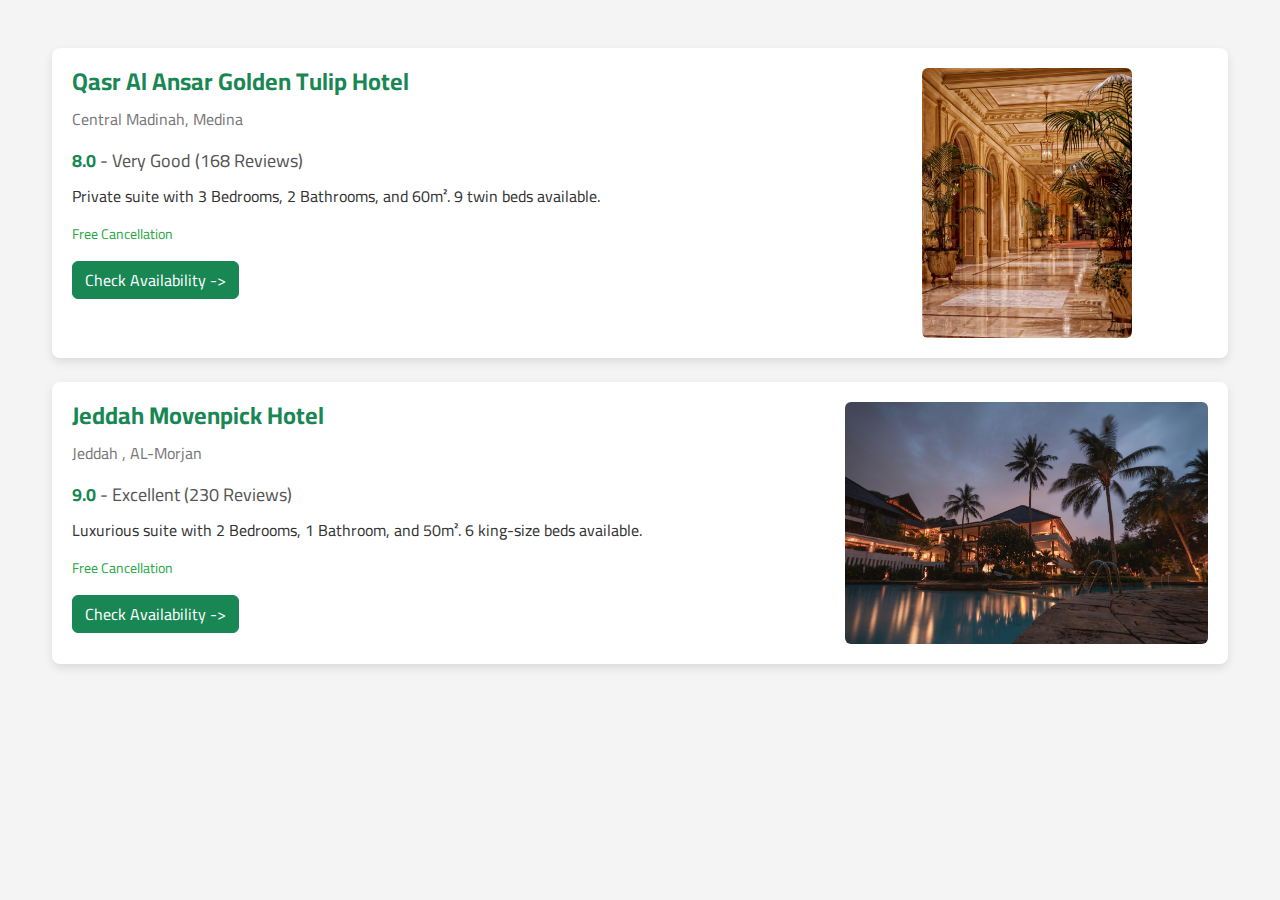
<file: fanadeq.html>
<!DOCTYPE html>
<html lang="en">
<head>
    <meta charset="UTF-8">
    <meta name="viewport" content="width=device-width, initial-scale=1.0">
    <title>Hotel Listings</title>
    <link href="https://cdn.jsdelivr.net/npm/bootstrap@5.3.3/dist/css/bootstrap.min.css" rel="stylesheet" integrity="sha384-QWTKZyjpPEjISv5WaRU9OFeRpok6YctnYmDr5pNlyT2bRjXh0JMhjY6hW+ALEwIH" crossorigin="anonymous">
    <link href="https://fonts.googleapis.com/css?family=Cairo" rel="stylesheet">
    <link rel="stylesheet" href="fanadeq.css">
</head>
<body>
    <div class="container my-5">
        <!-- Hotel Listing 1 -->
        <div class="row">
            <div class="col-md-12">
                <div class="card">
                    <div class="card-body">
                        <div class="row">
                            <div class="col-md-8">
                                <h4 class="hotel-name text-success">Qasr Al Ansar Golden Tulip Hotel</h4>
                                <p class="hotel-location">Central Madinah, Medina</p>
                                <div class="rating">
                                    <span class="rating-number text-success">8.0</span> - Very Good (168 Reviews)
                                </div>
                                <p class="hotel-description">Private suite with 3 Bedrooms, 2 Bathrooms, and 60m². 9 twin beds available.</p>
                                <p class="additional-info">
                                    <span>Free Cancellation</span> <i class="bi bi-check-lg"></i>
                                </p>
                                <button class="btn btn-success">Check Availability -></button>
                            </div>
                            <div class="col-md-4 text-center">
                                <img src="pexels-pixabay-53464.jpg" class="img-fluid rounded" alt="Hotel Image" height="210" width="210">
                            </div>
                        </div>
                    </div>
                </div>
            </div>
        </div>

        <!-- Hotel Listing 2 -->
        <div class="row mt-4">
            <div class="col-md-12">
                <div class="card">
                    <div class="card-body">
                        <div class="row">
                            <div class="col-md-8">
                                <h4 class="hotel-name text-success">Jeddah Movenpick Hotel</h4>
                                <p class="hotel-location">Jeddah , AL-Morjan</p>
                                <div class="rating">
                                    <span class="rating-number text-success">9.0</span> - Excellent (230 Reviews)
                                </div>
                                <p class="hotel-description">Luxurious suite with 2 Bedrooms, 1 Bathroom, and 50m². 6 king-size beds available.</p>
                                <p class="additional-info">
                                    <span>Free Cancellation</span> <i class="bi bi-check-lg"></i>
                                </p>
                                <button class="btn btn-success">Check Availability -></button>
                            </div>
                            <div class="col-md-4 text-center">
                                <img src="pexels-pixabay-258154.jpg" class="img-fluid rounded" alt="Hotel Image">
                            </div>
                        </div>
                    </div>
                </div>
            </div>
        </div>
     
    </div>

    <script src="https://cdn.jsdelivr.net/npm/bootstrap@5.3.3/dist/js/bootstrap.bundle.min.js" integrity="sha384-YvpcrYf0tY3lHB60NNkmXc5s9fDVZLESaAA55NDzOxhy9GkcIdslK1eN7N6jIeHz" crossorigin="anonymous"></script>
</body>
</html>
</file>
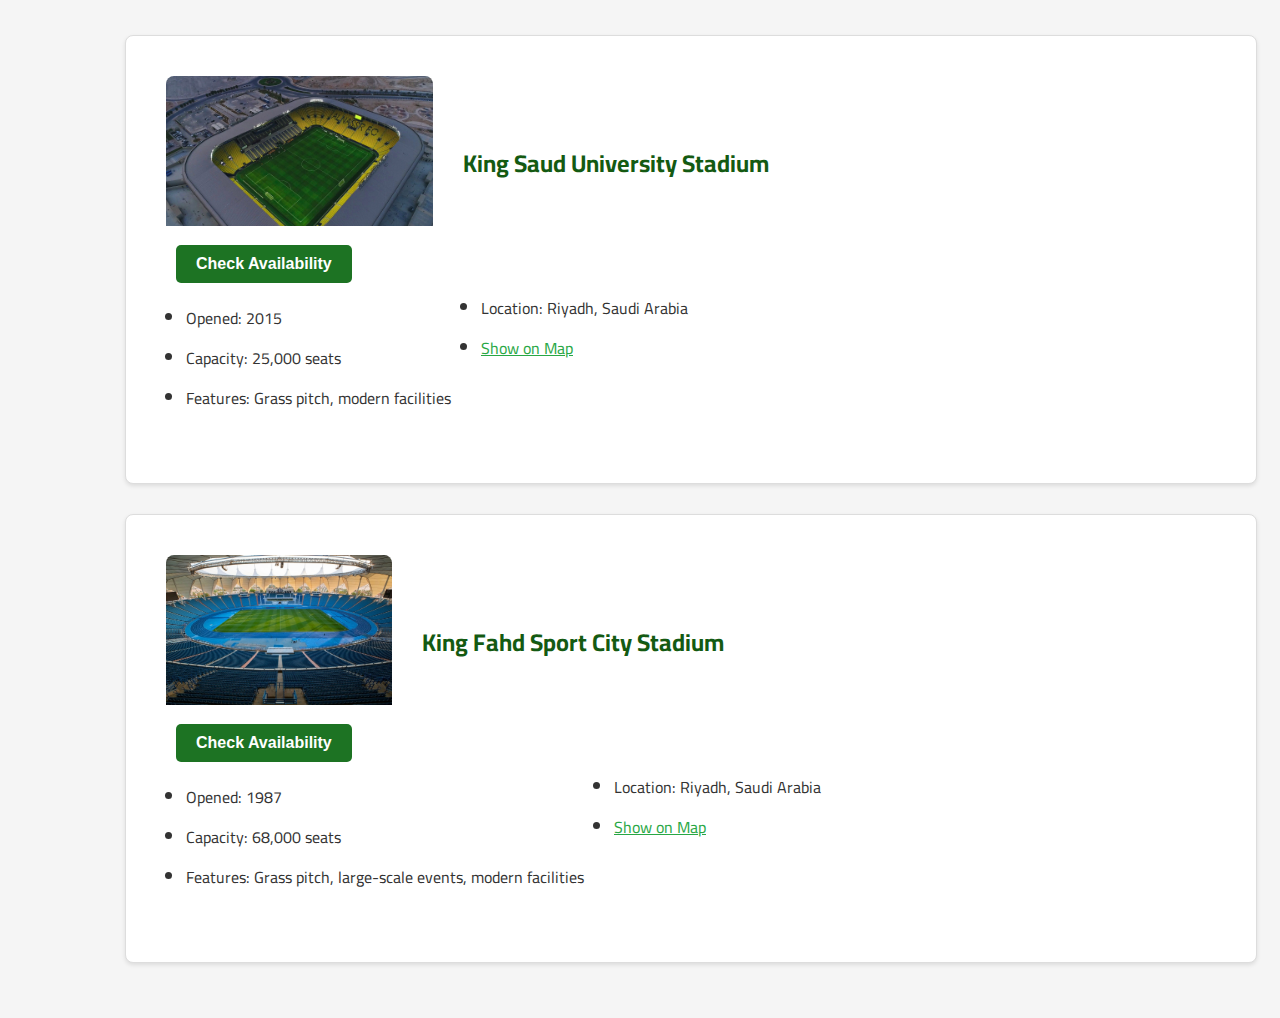
<file: malab.html>
<!DOCTYPE html>
<html lang="en">
<head>
    <meta charset="UTF-8">
    <meta name="viewport" content="width=device-width, initial-scale=1.0">
    <title>King Saud University Stadium</title>
    <link rel="stylesheet" href="malab.css">
    <link href="https://fonts.googleapis.com/css?family=Cairo" rel="stylesheet">

</head>
<body>
    <div class="container">
        <!-- CARD 1 -->
        <div class="row">
            <div class="col">
                <div class="card">
                    <div class="card-body">
                        <!-- الصورة -->
                        <div class="row align-items-center">
                            <div class="col-sm-3 col-4 col-lg-2">
                                <img src="King Saud University Stadium.jpeg" class="img-fluid rounded" alt="Stadium">
                            </div>
                            <!-- العنوان -->
                            <div class="col">
                                <h1 >King Saud University Stadium</h1>
                            </div>
                        </div>

                        <!-- الأسعار -->
                        <div class="row mt-4">
                            <div class="col">
                           
                                <button class="btn btn-primary">Check Availability</button>
                            </div>
                        </div>

                        <!-- التفاصيل -->
                        <div class="row mt-4">
                            <div class="col-sm-6">
                                <ul class="list-group list-unstyled">
                                    
                                    <li>Opened: 2015</li>
                                    <li>Capacity: 25,000 seats</li>
                                    <li>Features: Grass pitch, modern facilities</li>
                                    
                                    
                                </ul>
                            </div>
                            <div class="row">
                            <div class="col-sm-6">
                                <ul class="list-group list-unstyled">
                                    <li>Location: Riyadh, Saudi Arabia</li>
                                    <li><a href="https://www.bing.com/maps?osid=07357ac4-da15-48b6-b0e3-cd2c79379862&cp=24.722002~46.621685&lvl=16&pi=0&v=2&sV=2&form=S00027" class="text-success">Show on Map</a></li>
                                </ul>
                            </div>
                        </div>
                        </div>
                    </div>
                </div>
            </div>
        </div>
        
        <!-- CARD 2 -->
        <div class="row mt-4">
            <div class="col">
                <div class="card">
                    <div class="card-body">
                        <!-- الصورة -->
                        <div class="row align-items-center">
                            <div class="col-sm-3 col-4 col-lg-2">
                                <img src="King Fahd Sport City Stadium.jpg" class="img-fluid rounded" alt="Stadium">
                            </div>
                            <!-- العنوان -->
                            <div class="col">
                                <h1 >King Fahd Sport City Stadium</h1>
                            </div>
                        </div>

                        <!-- الأسعار -->
                        <div class="row mt-4">
                            <div class="col">
                                
                                <button class="btn btn-primary">Check Availability</button>
                            </div>
                        </div>

                        <!-- التفاصيل -->
                        <div class="row mt-4">
                            <div class="col-sm-6">
                                <ul class="list-group list-unstyled">
                                    
                                    <li>Opened: 1987</li>
                                    <li>Capacity: 68,000 seats</li>
                                    <li>Features: Grass pitch, large-scale events, modern facilities</li>
                                    
                                </ul>
                            </div>
                            <div class="row">
                            <div class="col-sm-6">
                                <ul class="list-group list-unstyled">
                                    <li>Location: Riyadh, Saudi Arabia</li>
                                    <li><a href="https://maps.app.goo.gl/ATLF629RWfLdzXCn7?g_st=ic " class="text-success">Show on Map</a></li>
                                </ul>
                            </div>
                        </div>
                        </div>
                    </div>
                </div>
            </div>
        </div>
    </div>
</body>
</html>
</file>
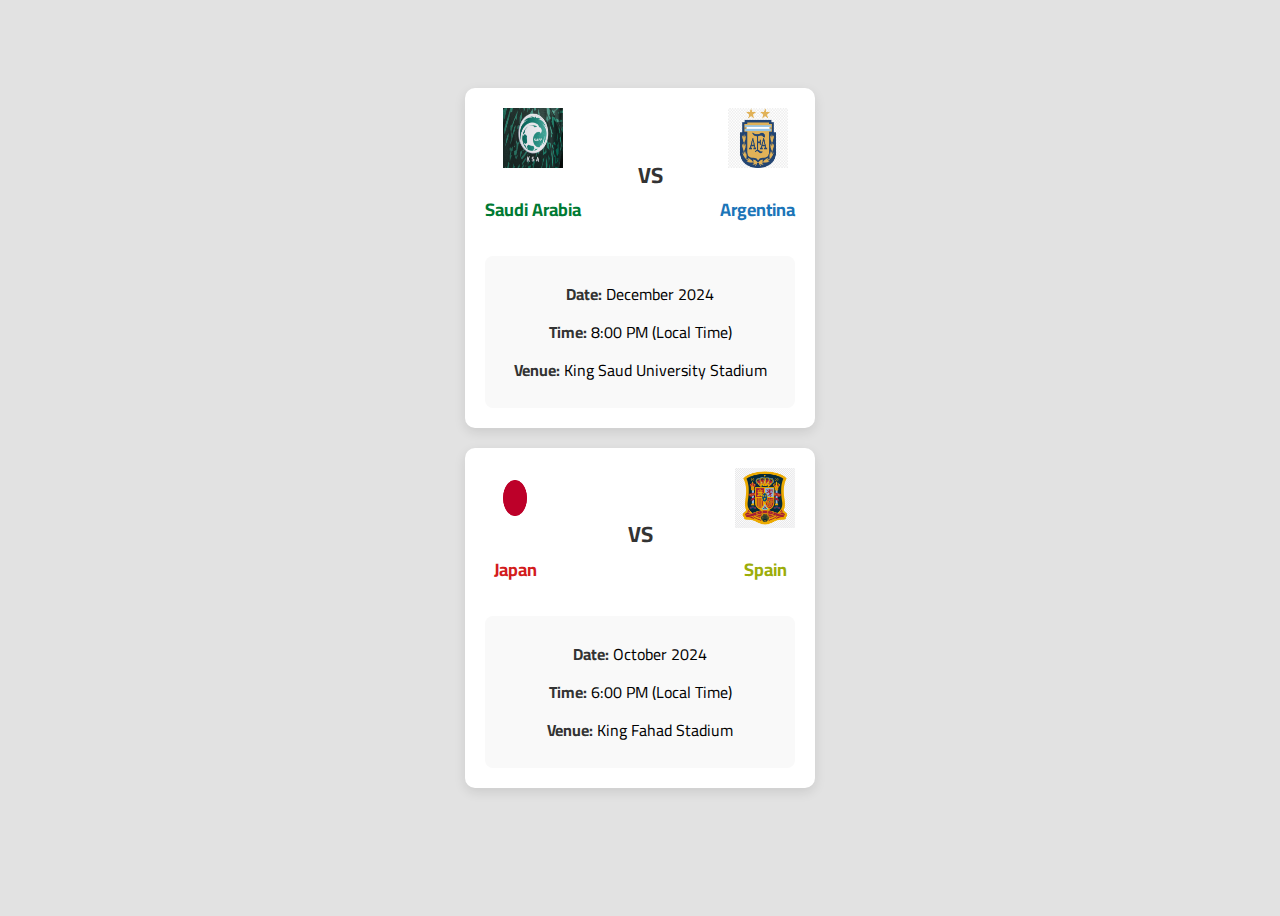
<file: mubarat.html>
<!DOCTYPE html>
<html lang="en">
<head>
    <meta charset="UTF-8">
    <meta name="viewport" content="width=device-width, initial-scale=1.0">
    <title>Match Card</title>
    <link rel="stylesheet" href="mubarat.css">
    <link href="https://fonts.googleapis.com/css?family=Cairo" rel="stylesheet">

</head>
<body>
    <div class="container">
    <div class="card">
        <div class="team-info">
            <div class="team team-saudi">
                <img src="nSCL7nKn-image-1024x768.png" alt="Saudi Arabia">
                <h2>Saudi Arabia</h2>
            </div>
            <span class="vs">VS</span>
            <div class="team team-argentina">
                <img src="R.jpg" alt="Argentina">
                <h2>Argentina</h2>
            </div>
        </div>
        <div class="details">
            <p><strong>Date:</strong> December 2024</p>
            <p><strong>Time:</strong> 8:00 PM (Local Time)</p>
            <p><strong>Venue:</strong> King Saud University Stadium</p>
        </div>
    </div>

    <div class="card">
        <div class="team-info">
            <div class="team team-japan">
                <img src="Flag_of_Japan.svg.png" alt="Saudi Arabia">
                <h2>Japan</h2>
            </div>
            <span class="vs">VS</span>
            <div class="team team-spain">
                <img src="pp.png" alt="Argentina">
                <h2>Spain</h2>
            </div>
        </div>
        <div class="details">
            <p><strong>Date:</strong> October 2024</p>
            <p><strong>Time:</strong> 6:00 PM (Local Time)</p>
            <p><strong>Venue:</strong> King Fahad Stadium</p>
        </div>
    </div>
</div>
</body>
</html>
</file>
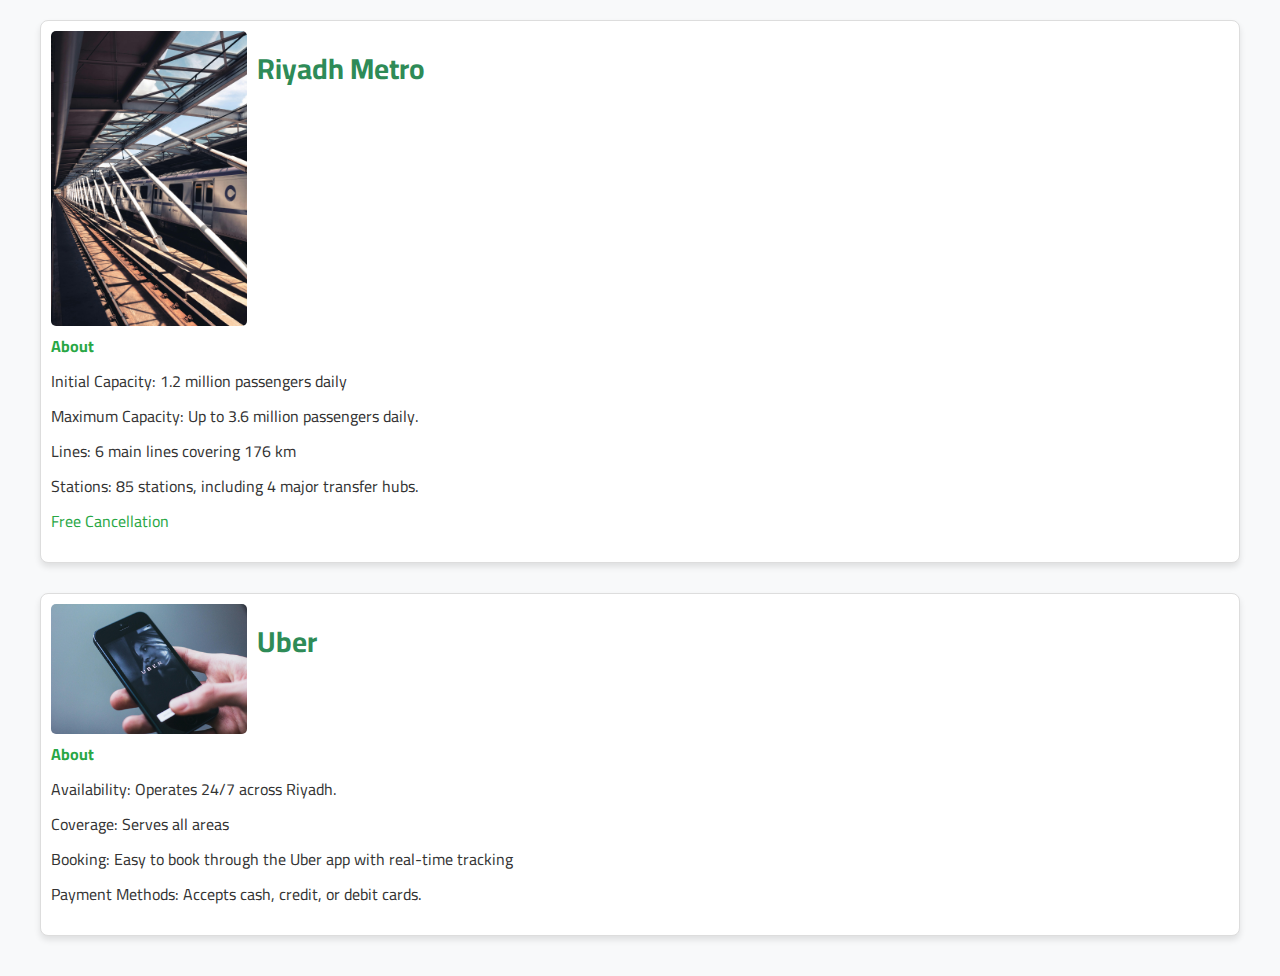
<file: naql.html>
<!DOCTYPE html>
<html lang="en">
<head>
    <meta charset="UTF-8">
    <meta name="viewport" content="width=device-width, initial-scale=1.0">
    <title>King Saud University Stadium</title>
    <link rel="stylesheet" href="naql.css">
    <link href="https://fonts.googleapis.com/css?family=Cairo" rel="stylesheet">

</head>
<body>
    <div class="container">
        <!-- CARD 1 -->
        <div class="row">
            <div class="col">
                <div class="card">
                    <div class="card-body">
                        <!-- الصورة -->
                        <div class="row align-items-center">
                            <div class="col-sm-3 col-4 col-lg-2">
                                <img src="pexels-athena-1963626.jpg" class="img-fluid rounded" alt="Stadium">
                            </div>
                            <!-- العنوان -->
                            <div class="col">
                                <h1 class="text-darkgreen">Riyadh Metro</h1>
                            </div>
                        </div>

                        <!-- الأسعار -->
                     

                        <!-- التفاصيل -->
                        <div class="row mt-4">
                            <div class="col-sm-6">
                                <ul class="list-group list-unstyled">
                                    <li><strong class="text-success">About</strong></li>
                                    <li>Initial Capacity: 1.2 million passengers daily</li>
                                    <li>Maximum Capacity: Up to 3.6 million passengers daily.</li>
                                    <li>Lines: 6 main lines covering 176 km</li>
                                    <li>Stations: 85 stations, including 4 major transfer hubs.</li>
                                    <li class="text-success">Free Cancellation <i class="bi bi-check-lg"></i></li>
                                </ul>
                            </div>
                            
                        </div>
                    </div>
                </div>
            </div>
        </div>
        
        <!-- CARD 2 -->
        <div class="row mt-4">
            <div class="col">
                <div class="card">
                    <div class="card-body">
                        <!-- الصورة -->
                        <div class="row align-items-center">
                            <div class="col-sm-3 col-4 col-lg-2">
                                <img src="pexels-freestocks-34239.jpg" class="img-fluid rounded" alt="Stadium" height="1000" width="220">
                            </div>
                            <!-- العنوان -->
                            <div class="col">
                                <h1 class="text-darkgreen">Uber </h1>
                            </div>
                        </div>

                        <!-- الأسعار -->
                        

                        <!-- التفاصيل -->
                        <div class="row mt-4">
                            <div class="col-sm-6">
                                <ul class="list-group list-unstyled">
                                    <li><strong class="text-success">About</strong></li>
                                    <li>Availability: Operates 24/7 across Riyadh.</li>
                                    <li>Coverage: Serves all areas</li>
                                    <li>Booking: Easy to book through the Uber app with real-time tracking</li>
                                    <li>Payment Methods: Accepts cash, credit, or debit cards.</li>

                                   
                                </ul>
                            </div>
                           
                        </div>
                    </div>
                </div>
            </div>
        </div>
    </div>
</body>
</html>
</file>
<file: malab.css>
/* Global Styles */
body {
    font-family: Arial, Helvetica, sans-serif;
    margin-left: 100px;
    padding-left: 10px;
    background-color: #f5f5f5;
    color: #333;
}

.container {
    max-width: 1200px;
    margin: 20px auto;
    padding: 15px;
}

/* Card Styles */
.card {
    background-color: #fff;
    border: 1px solid #ddd;
    border-radius: 8px;
    box-shadow: 0 2px 4px rgba(0, 0, 0, 0.1);
    margin-bottom: 20px;
    overflow: hidden;
}

.card-body {
    padding: 50px;
}

/* Image Styles */
.img-fluid {
    max-width: 100%;
    height: auto;
    padding-bottom:10px ;
}

.rounded {
    border-radius: 8px;
}

/* Typography */
h1 {
    font-size: 24px;
    color: #145a12;
    margin-bottom: 10px;
    padding-left:20px ;
}

h3 {
    font-size: 20px;
    color: #34495e;
    
}

.text-darkgreen {
    color: #2ecc71;
}

.text-primary {
    color: #007bff;
}

.text-success {
    color: #28a745;
}

/* Button Styles */
.btn {
    display: inline-block;
    padding: 10px 20px;
    padding-top:10px ;
    font-size: 16px;
    font-weight: bold;
    color: #fff;
    background-color: #1d7323;
    border: none;
    border-radius: 5px;
    text-decoration: none;
    cursor: pointer;
    transition: background-color 0.3s;
}

.btn-primary:hover {
    background-color: #1f2020;
}

/* List Group */
.list-group {
    padding: 10px;
    margin:10px;
}

.list-group li {
    margin-bottom: 10px;
    font-size: 16px;
}

/* Row and Column Styles */
.row {
    display: flex;
    flex-wrap: wrap;
    margin: -10px;
}

.col {
    flex: 1;
    padding: 10px;
}

.align-items-center {
    align-items: center;
}
.card-body img {
    width: 100%;
    height: auto;
    max-height: 150px; 
    object-fit: cover; 
}
body {
    font-family: 'Cairo', sans-serif;
}



/* Responsive Design */
@media (max-width: 768px) {
    .row {
        flex-direction: column;
    }

    .col {
        width: 100%;
    }
}
</file>
<file: fanadeq.css>
/* Basic Reset */
* {
    margin: 0;
    padding: 0;
    box-sizing: border-box;
}

/* Body and General Font Style */
body {
    font-family: 'Cairo', sans-serif;
    background-color: #f4f4f4;
    color: #333;
}

/* Container for Layout */
.container {
    max-width: 1200px;
    margin: 0 auto;
}

/* Card Style */
.card {
    border: none;
    box-shadow: 0 4px 10px rgba(0, 0, 0, 0.1);
    border-radius: 8px;
}

.card-body {
    padding: 20px;
}

/* Hotel Name */
.hotel-name {
    font-size: 24px;
    font-weight: 700;
    color: #0056b3;
}

/* Hotel Location */
.hotel-location {
    font-size: 16px;
    color: #777;
    margin-top: 10px;
}

/* Rating and Reviews */
.rating {
    font-size: 18px;
    margin-top: 15px;
    color: #555;
}

.rating-number {
    font-weight: 700;
    color: #f39c12;
}

/* Description of the Hotel */
.hotel-description {
    font-size: 16px;
    color: #333;
    margin-top: 10px;
}

/* Additional Information */
.additional-info {
    font-size: 14px;
    color: #28a745;
    margin-top: 10px;
}

/* Button Style */
.btn-primary {
    background-color: #007bff;
    color: #fff;
    border-radius: 5px;
    padding: 10px 20px;
    font-size: 16px;
    margin-top: 15px;
    text-transform: uppercase;
    border: none;
}

.btn-primary:hover {
    background-color: #171819;
}

/* Image Style */
.img-fluid {
    max-width: 100%;
    border-radius: 8px;
    height: auto;
}

/* Media Queries for Responsiveness */
@media (max-width: 768px) {
    .hotel-name {
        font-size: 20px;
    }

    .rating {
        font-size: 16px;
    }

    .hotel-description {
        font-size: 14px;
    }

    .additional-info {
        font-size: 12px;
    }
    body {
        font-family: 'Cairo', sans-serif;
    }
    
}
</file>
<file: mubarat.css>
/* Reset some default styles */
* {
    margin: 20;
    padding: 0px;
    box-sizing: border-box;
}

/* Body Styles */
body {
    font-family: Arial, sans-serif;
    display: flex;
    justify-content: center;
    align-items: center;
    height: 100vh;
    background-color: #e2e2e2;
    padding-bottom:20px ;
}

/* Card Styles */
.card {
    background-color: #fff;
    border-radius: 10px;
    width: 350px;
    padding: 20px;
    box-shadow: 0 4px 12px rgba(0, 0, 0, 0.1);
    text-align: center;
    margin-bottom: 20px;
    
}

/* Team Info Styles */
.team-info {
    display: flex;
    justify-content: space-between;
    align-items: center;
    margin-bottom: 15px;
}

.team {
    display: flex;
    flex-direction: column;
    align-items: center;
}

.team img {
    width: 60px; /* Adjust according to your logo size */
    height: 60px;
    margin-bottom: 10px;
}

.team h2 {
    font-size: 18px;
    font-weight: bold;
}

/* VS Styling */
.vs {
    font-size: 22px;
    font-weight: bold;
    color: #333;
}

/* Details Section */
.details p {
    font-size: 16px;
    margin: 8px 0;
}

.details strong {
    font-weight: bold;
    color: #333;
}

/* Adding some color for emphasis */
.team-saudi {
    color: #007A33; /* Saudi Arabia color */
}

.team-argentina {
    color: #1B75B8; /* Argentina color */
}

.team-japan {
    color: #d31c1c; /* japan color */
}

.team-spain {
    color: #9cad09; /* spain color */
}

.details {
    background-color: #f9f9f9;
    padding: 15px;
    border-radius: 8px;
    margin-top: 15px;
}

/* Hover effect for the card */
.card:hover {
    box-shadow: 0 8px 20px rgba(0, 0, 0, 0.2);
    transform: translateY(-5px);
    transition: all 0.3s ease-in-out;
}

body {
    font-family: 'Cairo', sans-serif;
}
</file>
<file: naql.css>
/* General Reset */
body {
    margin: 0;
    font-family: Arial, sans-serif;
    background-color: #f8f9fa;
    color: #333;
}

.container {
    padding: 20px;
    max-width: 1200px;
    margin: 0 auto;
}

/* Card Styles */
.card {
    background-color: #fff;
    border-radius: 8px;
    box-shadow: 0 4px 6px rgba(0, 0, 0, 0.1);
    padding: 20px;
    margin-bottom: 20px;
    border: 1px solid #ddd;
}

.card-body {
    display: flex;
    flex-direction: column;
}

/* Image Styles */
.img-fluid {
    max-width: 100%;
    height: auto;
    border-radius: 5px;
}

/* Text Styles */
h1 {
    font-size: 1.8rem;
    color: #2e8b57;
    margin: 0;
}

h3 {
    font-size: 1.4rem;
    margin-top: 10px;
    color: #333;
}

.text-darkgreen {
    color: #2e8b57;
}

.text-primary {
    color: #007bff;
}

.text-success {
    color: #28a745;
}

/* Button Styles */
.btn {
    display: inline-block;
    padding: 10px 20px;
    font-size: 1rem;
    color: #fff;
    background-color: #007bff;
    border: none;
    border-radius: 4px;
    cursor: pointer;
    text-decoration: none;
    text-align: center;
}

.btn:hover {
    background-color: #0056b3;
}

/* List Styles */
.list-group {
    padding-left: 0;
    list-style: none;
}

.list-group li {
    margin-bottom: 5px;
    font-size: 1rem;
}

/* Row and Column Layout */
.row {
    display: flex;
    flex-wrap: wrap;
    margin: -10px;
}

.col {
    flex: 1;
    padding: 10px;
}

.col-sm-3 {
    flex: 0 0 25%;
    max-width: 25%;
}

.col-4 {
    flex: 0 0 33.33%;
    max-width: 33.33%;
}

.col-lg-2 {
    flex: 0 0 16.67%;
    max-width: 16.67%;
}

@media (max-width: 768px) {
    .col-sm-3 {
        flex: 0 0 50%;
        max-width: 50%;
    }

    .col-lg-2 {
        flex: 0 0 33.33%;
        max-width: 33.33%;
    }
}

body {
    font-family: 'Cairo', sans-serif;
}
</file>
